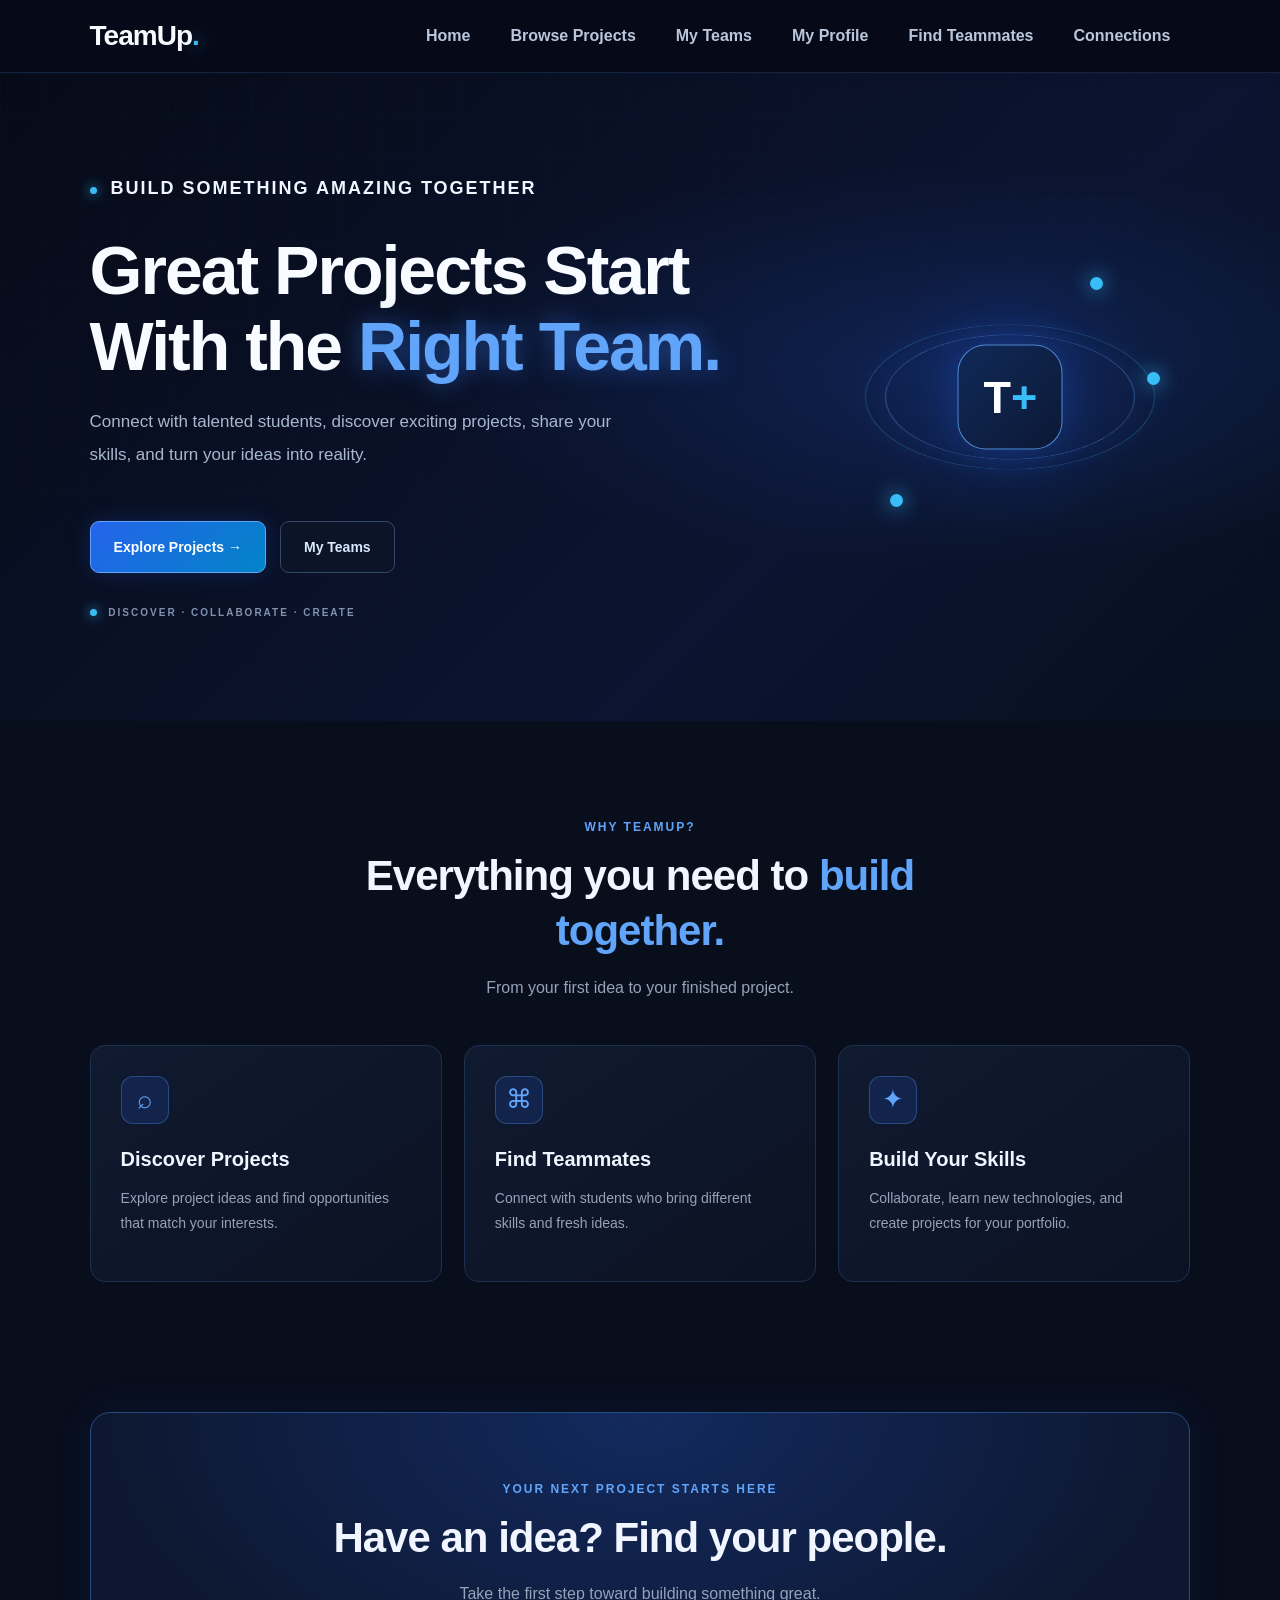
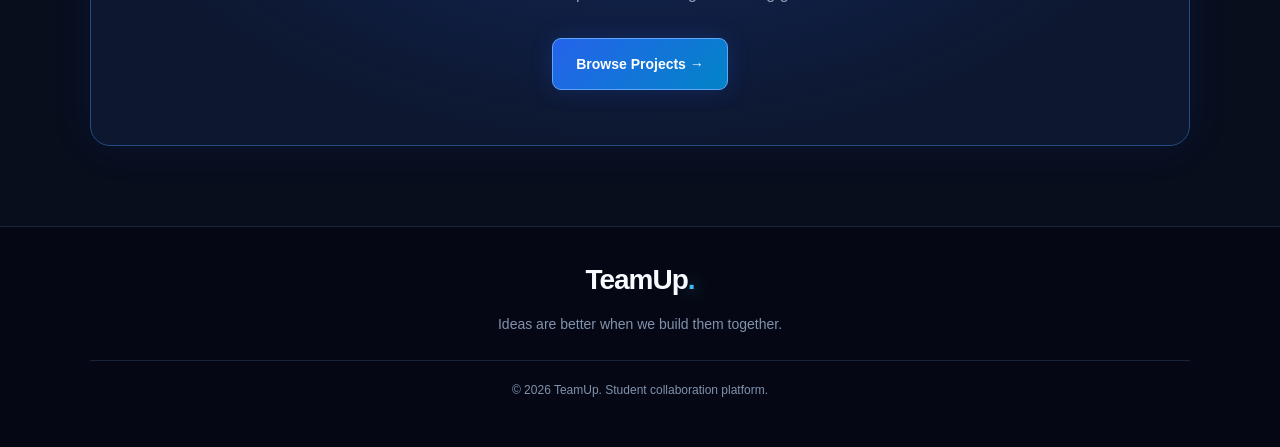
<file: frontend/index.html>
<!DOCTYPE html>
<html lang="en">
<head>
    <meta charset="UTF-8">
    <meta name="viewport" content="width=device-width, initial-scale=1.0">

    <title>TeamUp - Find Your Teammates</title>

    <link rel="stylesheet" href="styles.css">
</head>
<body class="home-page">

    <!-- Navigation -->
    <nav>
        <h2>TeamUp<span class="logo-dot">.</span></h2>

        <div>
            <a href="index.html">Home</a>
            <a href="project.html">Browse Projects</a>
            <a href="teams.html">My Teams</a>
            <a href="profile.html">My Profile</a>
            <a href="students.html">Find Teammates</a>
            <a href="connections.html">Connections</a>

            <span id="welcomeMessage"></span>

            <button id="logoutButton" onclick="logout()">
                Logout
            </button>
        </div>
    </nav>

    <!-- Hero Section -->
    <section class="hero">
        <div class="hero-content">

            <p class="hero-label">
                <span class="status-dot"></span>
                BUILD SOMETHING AMAZING TOGETHER
            </p>

            <h1>
                Great Projects Start
                <br>
                With the <span class="glow-text">Right Team.</span>
            </h1>

            <p class="hero-description">
                Connect with talented students, discover exciting projects,
                share your skills, and turn your ideas into reality.
            </p>

            <div class="hero-buttons">
                <a href="project.html" class="btn primary-btn">
                    Explore Projects →
                </a>

                <a href="teams.html" class="btn secondary-btn">
                    My Teams
                </a>
            </div>

            <div class="hero-note">
                <span class="status-dot"></span>
                DISCOVER · COLLABORATE · CREATE
            </div>

        </div>

        <div class="hero-decoration">
            <div class="orbit orbit-one"></div>
            <div class="orbit orbit-two"></div>
            <div class="orbit-center">T<span>+</span></div>
            <div class="orbit-dot dot-one"></div>
            <div class="orbit-dot dot-two"></div>
            <div class="orbit-dot dot-three"></div>
        </div>
    </section>

    <!-- Features Section -->
    <section class="features-section">

        <div class="section-heading">
            <p class="section-label">WHY TEAMUP?</p>
            <h2>Everything you need to <span>build together.</span></h2>
            <p>From your first idea to your finished project.</p>
        </div>

        <div class="feature-grid">

            <div class="feature-card">
                <div class="feature-icon">⌕</div>
                <h3>Discover Projects</h3>
                <p>
                    Explore project ideas and find opportunities
                    that match your interests.
                </p>
            </div>

            <div class="feature-card">
                <div class="feature-icon">⌘</div>
                <h3>Find Teammates</h3>
                <p>
                    Connect with students who bring different
                    skills and fresh ideas.
                </p>
            </div>

            <div class="feature-card">
                <div class="feature-icon">✦</div>
                <h3>Build Your Skills</h3>
                <p>
                    Collaborate, learn new technologies, and
                    create projects for your portfolio.
                </p>
            </div>

        </div>
    </section>

    <!-- Call to Action -->
    <section class="cta-section">
        <div class="cta-card">
            <p class="section-label">YOUR NEXT PROJECT STARTS HERE</p>
            <h2>Have an idea? Find your people.</h2>
            <p>Take the first step toward building something great.</p>
            <a href="project.html" class="btn primary-btn">
                Browse Projects →
            </a>
        </div>
    </section>

    <!-- Footer -->
    <footer class="site-footer">
        <h2>TeamUp<span class="logo-dot">.</span></h2>
        <p>Ideas are better when we build them together.</p>
        <p class="footer-copy">© 2026 TeamUp. Student collaboration platform.</p>
    </footer>

        <script src="script.js"></script>
</body>
</html>
</file>
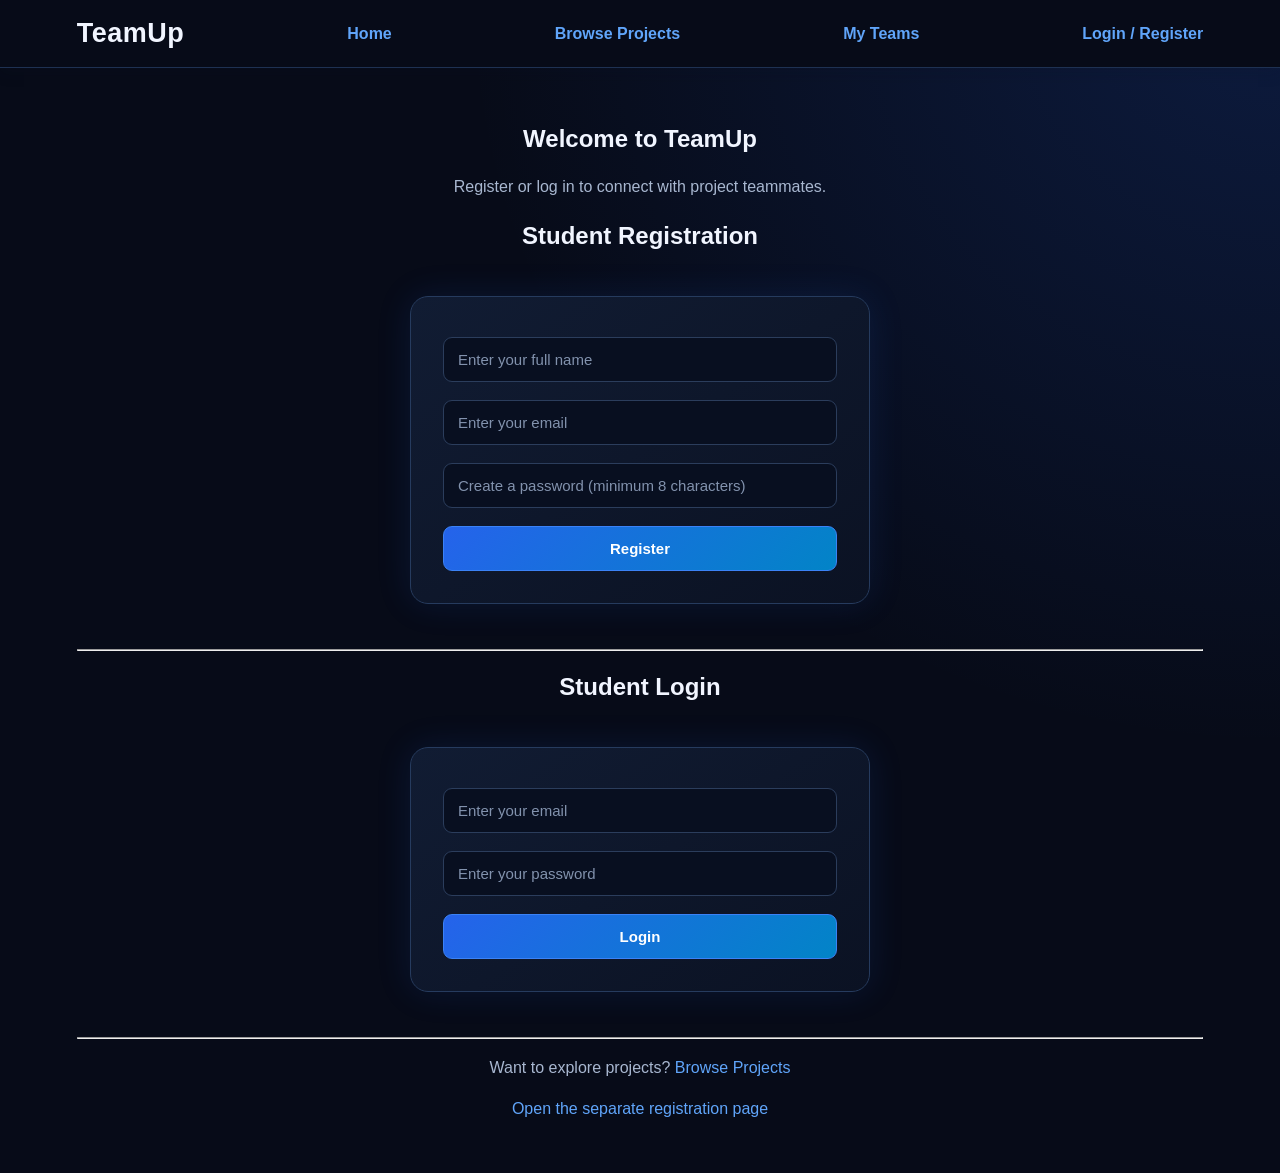
<file: frontend/connections.html>
<!DOCTYPE html>
<html lang="en">
<head>
    <meta charset="UTF-8">
    <meta name="viewport" content="width=device-width, initial-scale=1.0">
    <title>TeamUp - Connections</title>
    <link rel="stylesheet" href="styles.css">
</head>
<body>

    <nav>
        <a href="index.html">Home</a>
        <a href="project.html">Projects</a>
        <a href="students.html">Students</a>
        <a href="teams.html">Teams</a>
        <a href="connections.html">Connections</a>
        <a href="profile.html">My Profile</a>
    </nav>

    <main class="container">
        <h1>My Connections</h1>
        <p>Manage your student connection requests here.</p>

        <section>
            <h2>Connection Requests</h2>
            <div id="connectionRequests">
                <p>Connection requests will appear here.</p>
            </div>
        </section>

        <section>
            <h2>My Connections</h2>
            <div id="myConnections">
                <p>Your accepted connections will appear here.</p>
            </div>
        </section>
    </main>

    <script src="script.js"></script>
</body>
</html>
</file>
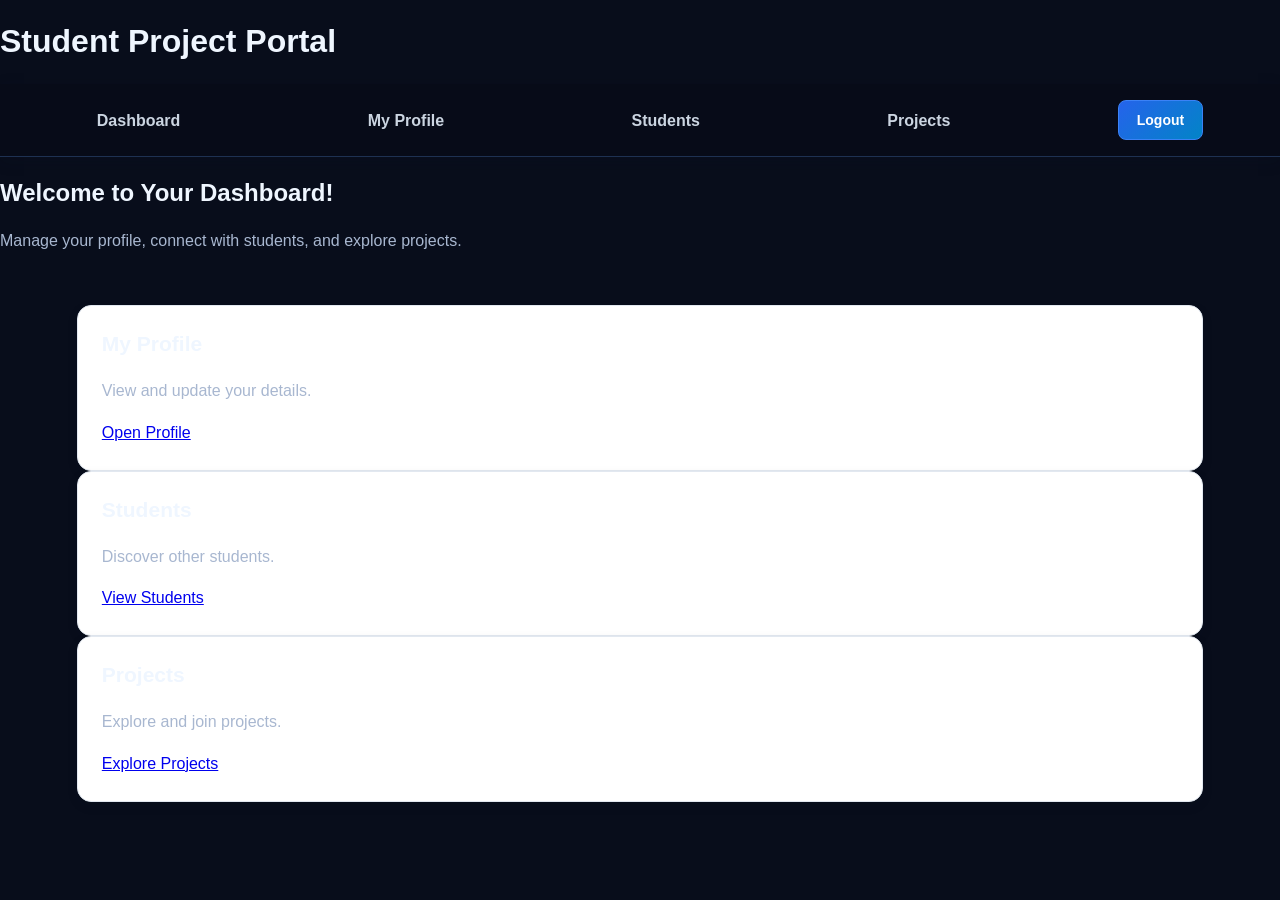
<file: frontend/dashboard.html>
<!DOCTYPE html>
<html lang="en">
<head>
    <meta charset="UTF-8">
    <meta name="viewport" content="width=device-width, initial-scale=1.0">
    <title>Dashboard</title>
    <link rel="stylesheet" href="styles.css">
</head>
<body>

    <header>
        <h1>Student Project Portal</h1>
        <nav>
            <a href="dashboard.html">Dashboard</a>
            <a href="profile.html">My Profile</a>
            <a href="students.html">Students</a>
            <a href="projects.html">Projects</a>
            <button id="logoutBtn" type="button">Logout</button>
        </nav>
    </header>

    <main>
        <h2>Welcome to Your Dashboard!</h2>
        <p>Manage your profile, connect with students,
           and explore projects.</p>

        <section class="dashboard-cards">
            <div class="card">
                <h3>My Profile</h3>
                <p>View and update your details.</p>
                <a href="profile.html">Open Profile</a>
            </div>

            <div class="card">
                <h3>Students</h3>
                <p>Discover other students.</p>
                <a href="students.html">View Students</a>
            </div>

            <div class="card">
                <h3>Projects</h3>
                <p>Explore and join projects.</p>
                <a href="projects.html">Explore Projects</a>
            </div>
        </section>
    </main>

    <script src="script.js"></script>
</body>
</html>
</file>
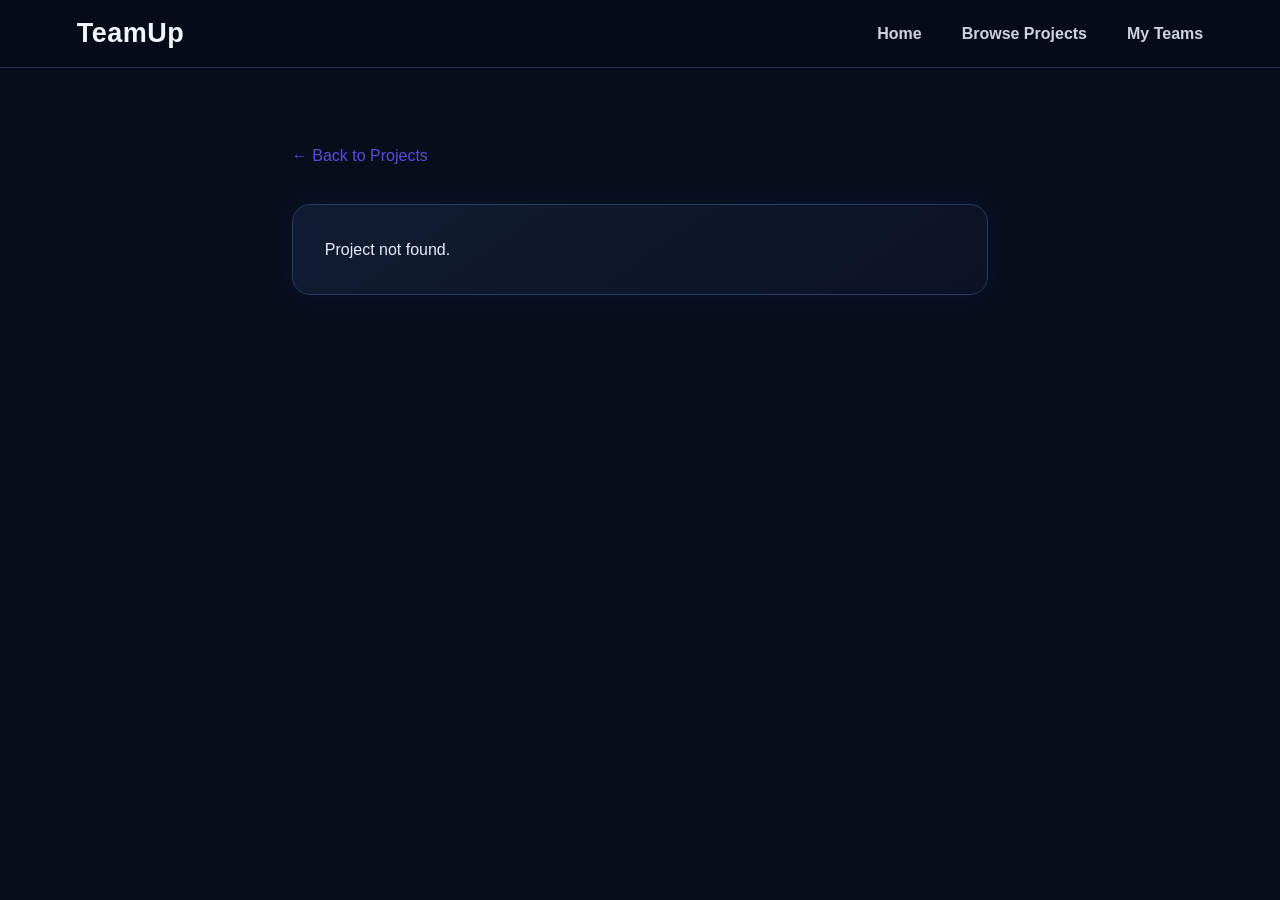
<file: frontend/details.html>
<!DOCTYPE html>
<html lang="en">
<head>
    <meta charset="UTF-8">
    <meta name="viewport" content="width=device-width, initial-scale=1.0">
    <title>Project Details - TeamUp</title>
    <link rel="stylesheet" href="styles.css">
</head>
<body>

    <nav>
        <h2>TeamUp</h2>
        <div>
            <a href="index.html">Home</a>
            <a href="project.html">Browse Projects</a>
            <a href="teams.html">My Teams</a>
        </div>
    </nav>

    <section class="details-section">
        <a href="project.html">← Back to Projects</a>

        <div id="projectDetails" class="details-card">
            <h1>Loading project...</h1>
        </div>
    </section>

    <script src="script.js"></script>
</body>
</html>
</file>
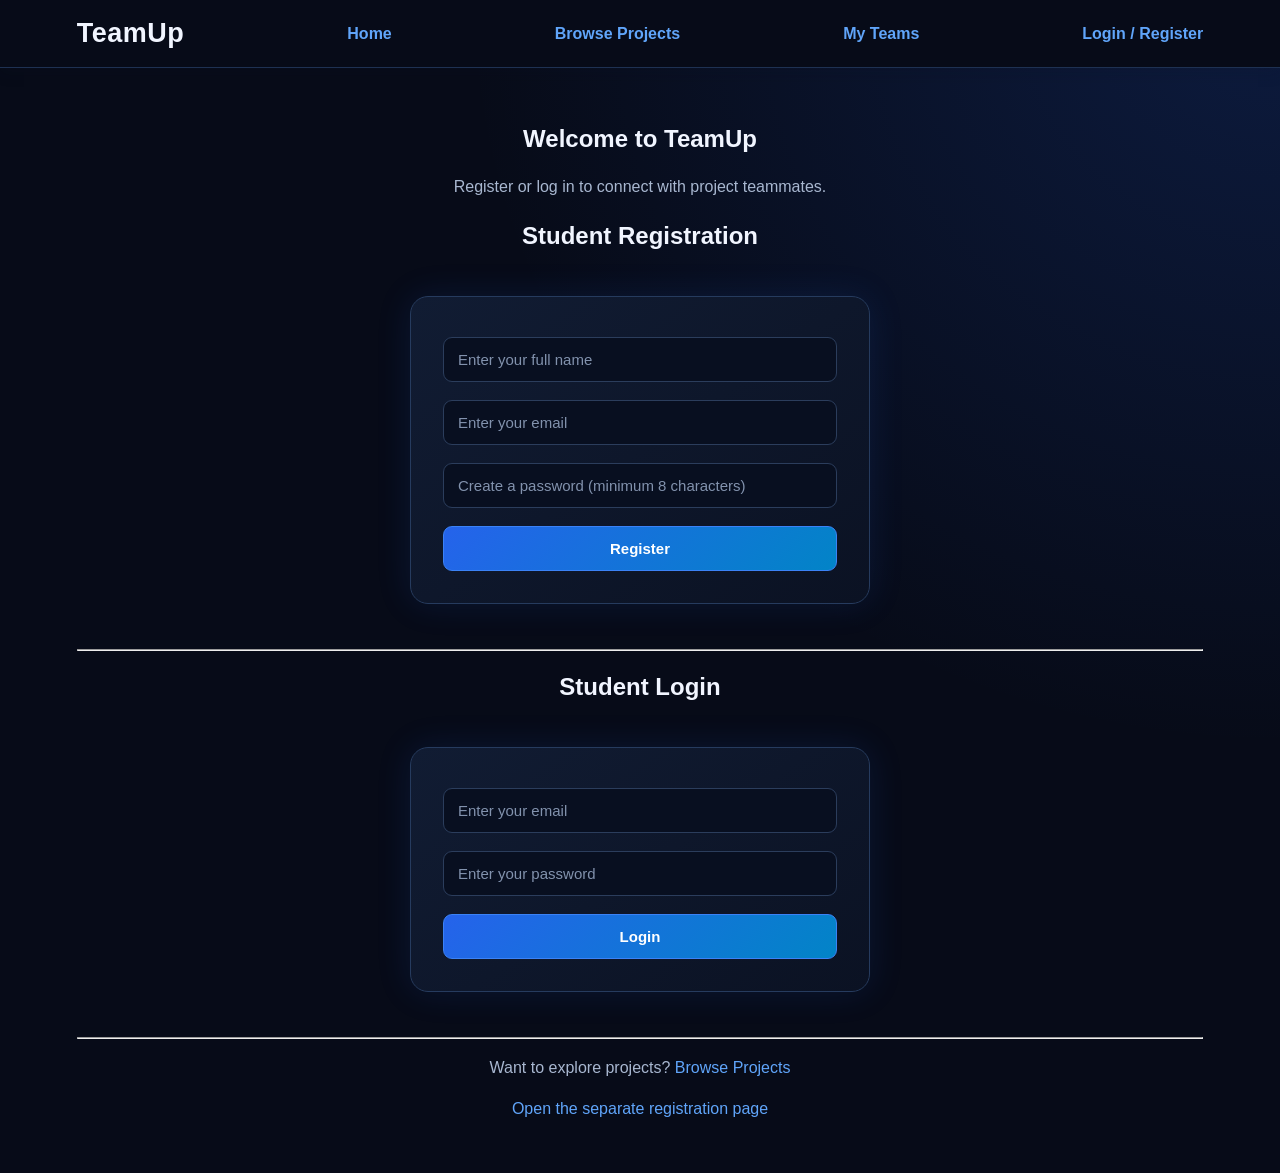
<file: frontend/login.html>
<!DOCTYPE html>
<html lang="en">
<head>
    <meta charset="UTF-8">
    <meta name="viewport" content="width=device-width, initial-scale=1.0">
    <title>Student Login - TeamUp</title>
    <link rel="stylesheet" href="styles.css">
</head>
<body>

    <nav>
        <h2>TeamUp</h2>
        <a href="index.html">Home</a>
        <a href="project.html">Browse Projects</a>
        <a href="teams.html">My Teams</a>
        <a href="login.html">Login / Register</a>
    </nav>

    <section class="projects-section">
        <h1>Welcome to TeamUp</h1>
        <p>Register or log in to connect with project teammates.</p>

        <!-- Student Registration -->
        <h2>Student Registration</h2>

        <form id="registerForm">
            <input
                type="text"
                id="studentName"
                placeholder="Enter your full name"
                required
            >

            <input
                type="email"
                id="studentEmail"
                placeholder="Enter your email"
                required
            >

            <input
                type="password"
                id="studentPassword"
                placeholder="Create a password (minimum 8 characters)"
                minlength="8"
                required
            >

            <button type="submit">Register</button>
        </form>

        <p id="registerMessage"></p>

        <hr>

        <!-- Student Login -->
        <h2>Student Login</h2>

        <form id="loginForm">
            <input
                type="email"
                id="loginEmail"
                placeholder="Enter your email"
                required
            >

            <input
                type="password"
                id="loginPassword"
                placeholder="Enter your password"
                required
            >

            <button type="submit">Login</button>
        </form>

        <p id="loginMessage"></p>

        <button id="logoutButton" type="button" hidden>
            Logout
        </button>

        <p id="welcomeMessage"></p>

        <hr>

        <p>
            Want to explore projects?
            <a href="project.html">Browse Projects</a>
        </p>

        <p>
            <a href="registers.html">Open the separate registration page</a>
        </p>
    </section>

    
<script src="script.js"></script>
</body>
</html>
</file>
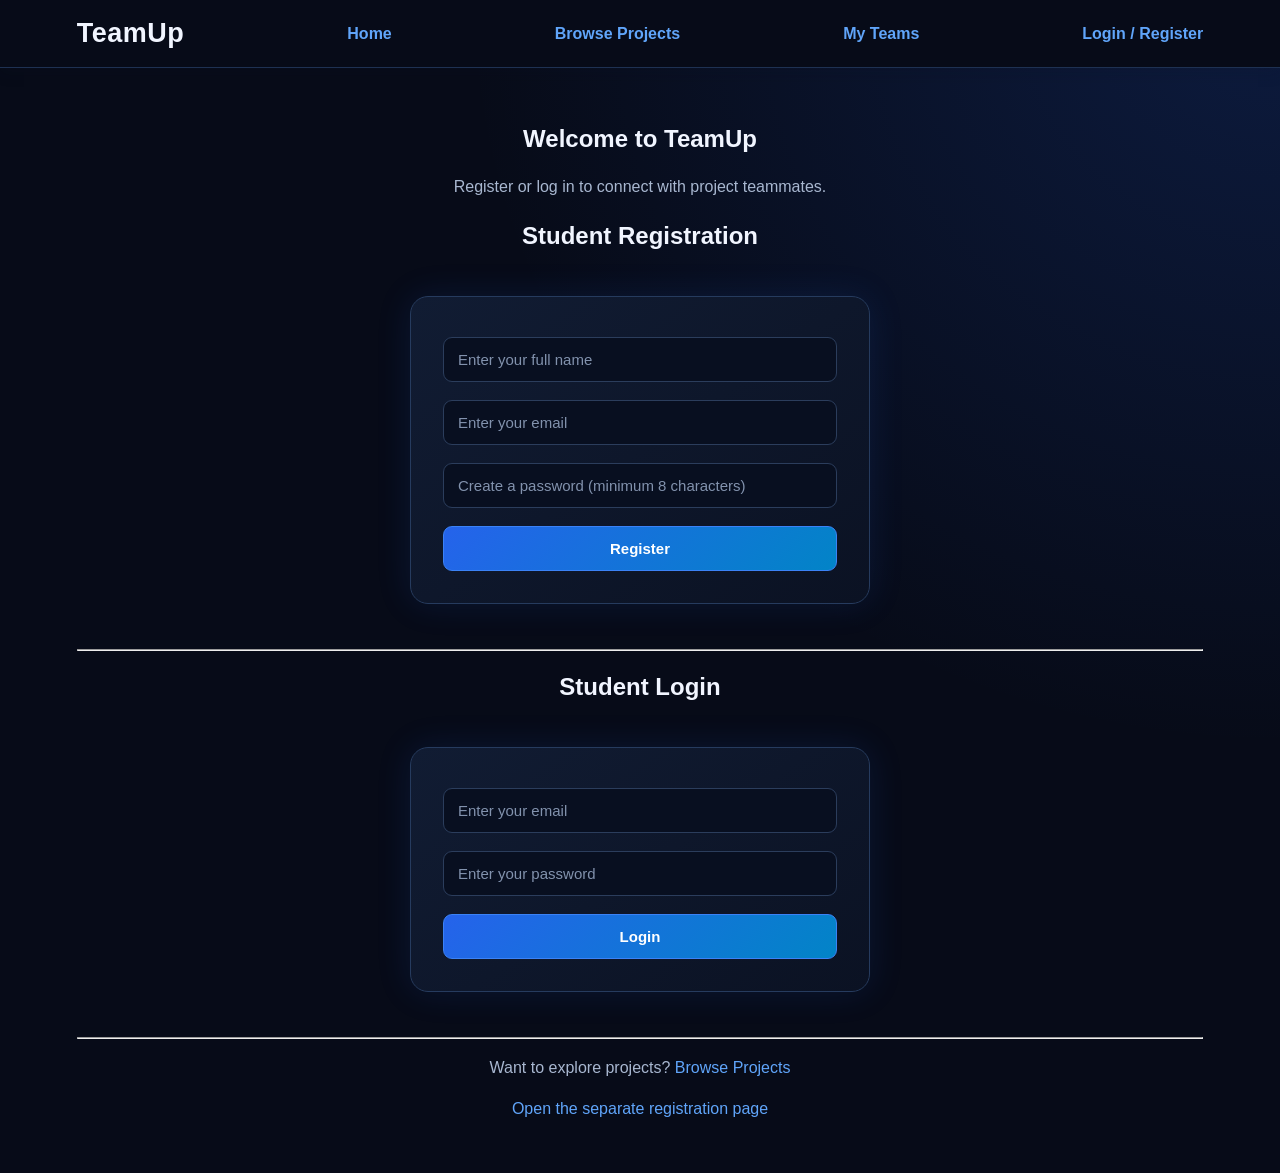
<file: frontend/myprojects.html>
<!DOCTYPE html>
<html lang="en">
<head>
    <meta charset="UTF-8">
    <meta name="viewport" content="width=device-width, initial-scale=1.0">
    <title>My Projects - TeamUp</title>
    <link rel="stylesheet" href="styles.css">
</head>
<body>

    <nav>
        <h2>TeamUp<span class="logo-dot">.</span></h2>
        <div>
            <a href="index.html">Home</a>
            <a href="project.html">Browse Projects</a>
            <a href="myprojects.html">My Projects</a>
            <a href="profile.html">My Profile</a>
            <a href="connections.html">Connections</a>
        </div>
    </nav>

    <main class="my-projects-page">
        <h1>My Projects</h1>
        <p>Track the projects you create and the projects you want to join.</p>

        <section>
            <h2>Projects I Created</h2>
            <div id="createdProjects">
                <p>Loading your projects...</p>
            </div>
        </section>

        <section>
            <h2>My Join Requests</h2>
            <div id="requestedProjects">
                <p>Loading your requests...</p>
            </div>
        </section>
    </main>

    <script src="script.js"></script>
</body>
</html>
</file>
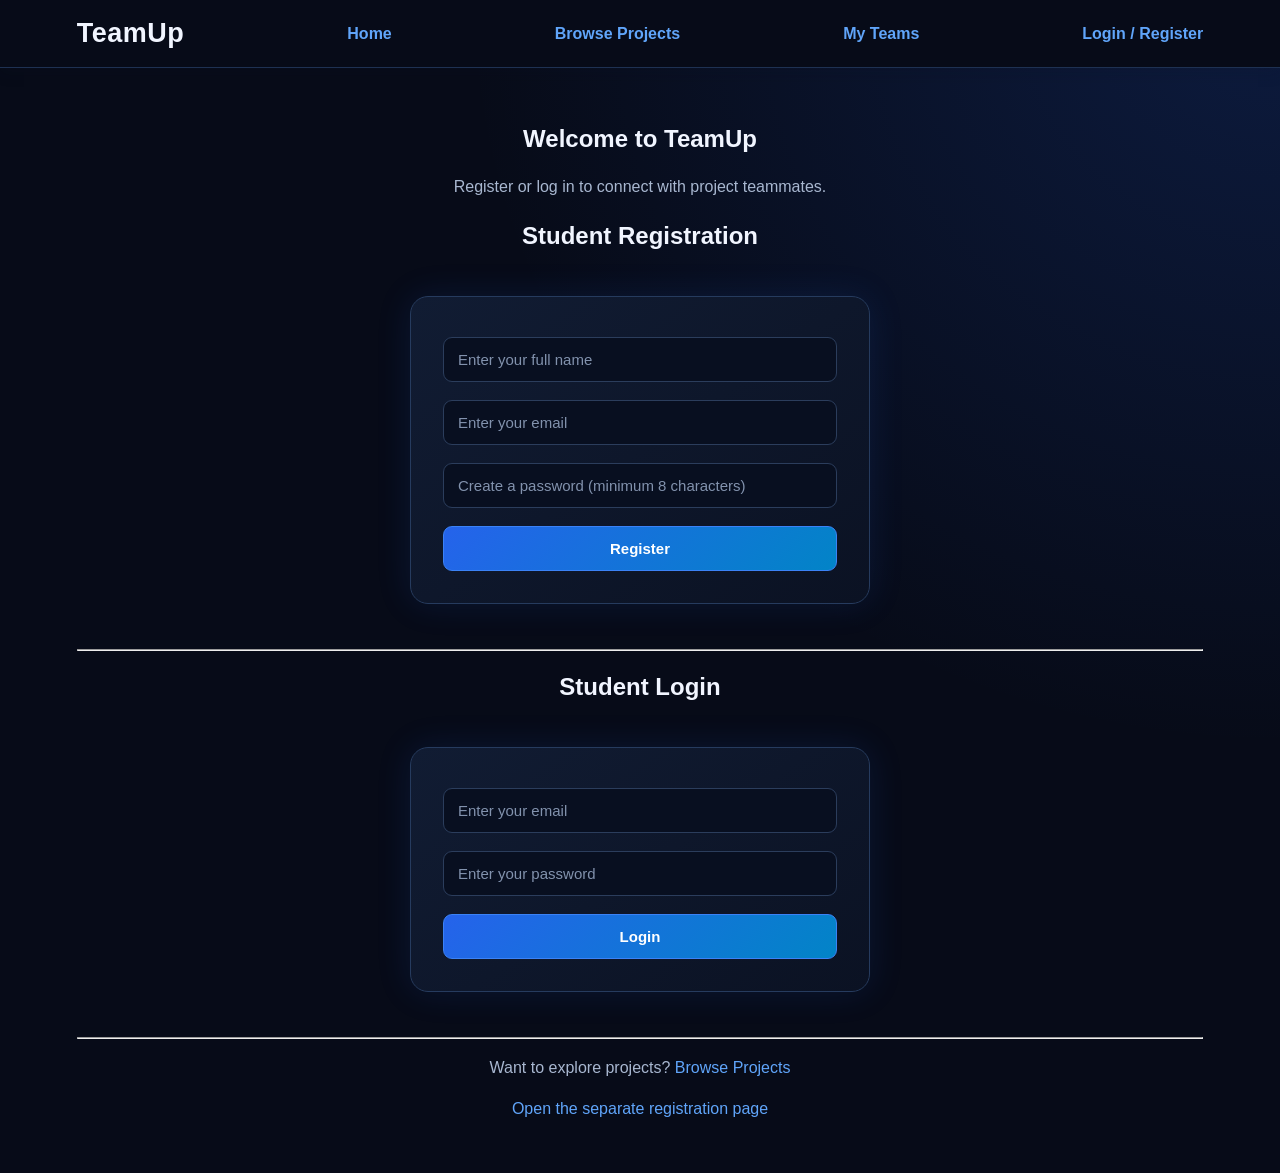
<file: frontend/profile.html>
<!DOCTYPE html>
<html lang="en">
<head>
    <meta charset="UTF-8">
    <meta name="viewport" content="width=device-width, initial-scale=1.0">
    <title>Student Profile - TeamUp</title>
    <link rel="stylesheet" href="styles.css">
</head>
<body>

    <nav>
        <h2>TeamUp</h2>
        <a href="index.html">Home</a>
        <a href="project.html">Browse Projects</a>
        <a href="teams.html">My Teams</a>
        <a href="profile.html">My Profile</a>
        <button type="button" id="logoutButton">Logout</button>
    </nav>

    <main class="profile-section">

        <h1>My Student Profile</h1>
        <p>Tell other students about yourself and your skills.</p>

        <form id="profileForm">

            <label for="profileName">Full Name</label>
            <input
                type="text"
                id="profileName"
                placeholder="Enter your full name"
                required
            >

            <label for="profileCollege">College Name</label>
            <input
                type="text"
                id="profileCollege"
                placeholder="Enter your college name"
                required
            >

            <label for="profileDepartment">Department</label>
            <select id="profileDepartment" required>
                <option value="">Select department</option>
                <option value="CSE">Computer Science (CSE)</option>
                <option value="IT">Information Technology (IT)</option>
                <option value="ECE">Electronics (ECE)</option>
                <option value="EEE">Electrical (EEE)</option>
                <option value="Mechanical">Mechanical</option>
                <option value="Civil">Civil</option>
                <option value="Other">Other</option>
            </select>

            <label for="profileYear">Current Year</label>
            <select id="profileYear" required>
                <option value="">Select year</option>
                <option value="1st Year">1st Year</option>
                <option value="2nd Year">2nd Year</option>
                <option value="3rd Year">3rd Year</option>
                <option value="4th Year">4th Year</option>
            </select>

            <label for="profileSkills">Skills</label>
            <input
                type="text"
                id="profileSkills"
                placeholder="Python, Java, HTML, Machine Learning"
                required
            >

            <label for="profileInterests">Project Interests</label>
            <input
                type="text"
                id="profileInterests"
                placeholder="AI, Web Development, IoT"
                required
            >

            <label for="profileBio">About Me</label>
            <textarea
                id="profileBio"
                placeholder="Write a short introduction about yourself"
                rows="4"
                required
            ></textarea>

            <button type="submit">Save Profile</button>

        </form>

        <p id="profileMessage" aria-live="polite"></p>

        <section id="savedProfile" hidden>
            <h2>My Saved Profile</h2>
            <div id="profileDisplay"></div>
            <button type="button" id="editProfileButton">
                Edit Profile
            </button>
        </section>

    </main>

    <script src="script.js"></script>

</body>
</html>
</file>
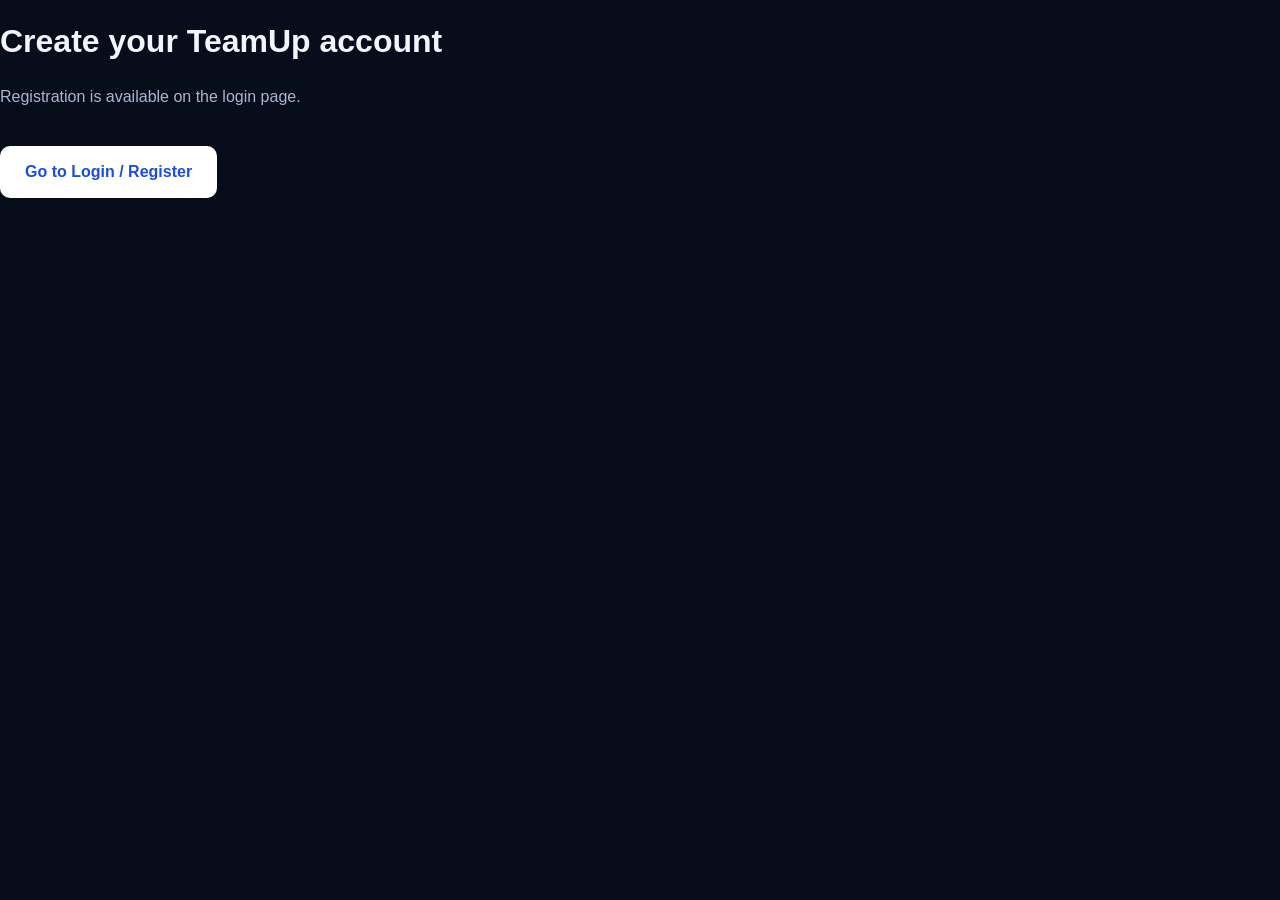
<file: frontend/registers.html>
<!DOCTYPE html><html lang="en"><head><meta charset="UTF-8"><meta name="viewport" content="width=device-width, initial-scale=1"><title>Register - TeamUp</title><link rel="stylesheet" href="styles.css"></head><body><main class="auth-container"><h1>Create your TeamUp account</h1><p>Registration is available on the login page.</p><a class="btn" href="login.html">Go to Login / Register</a></main></body></html>
</file>
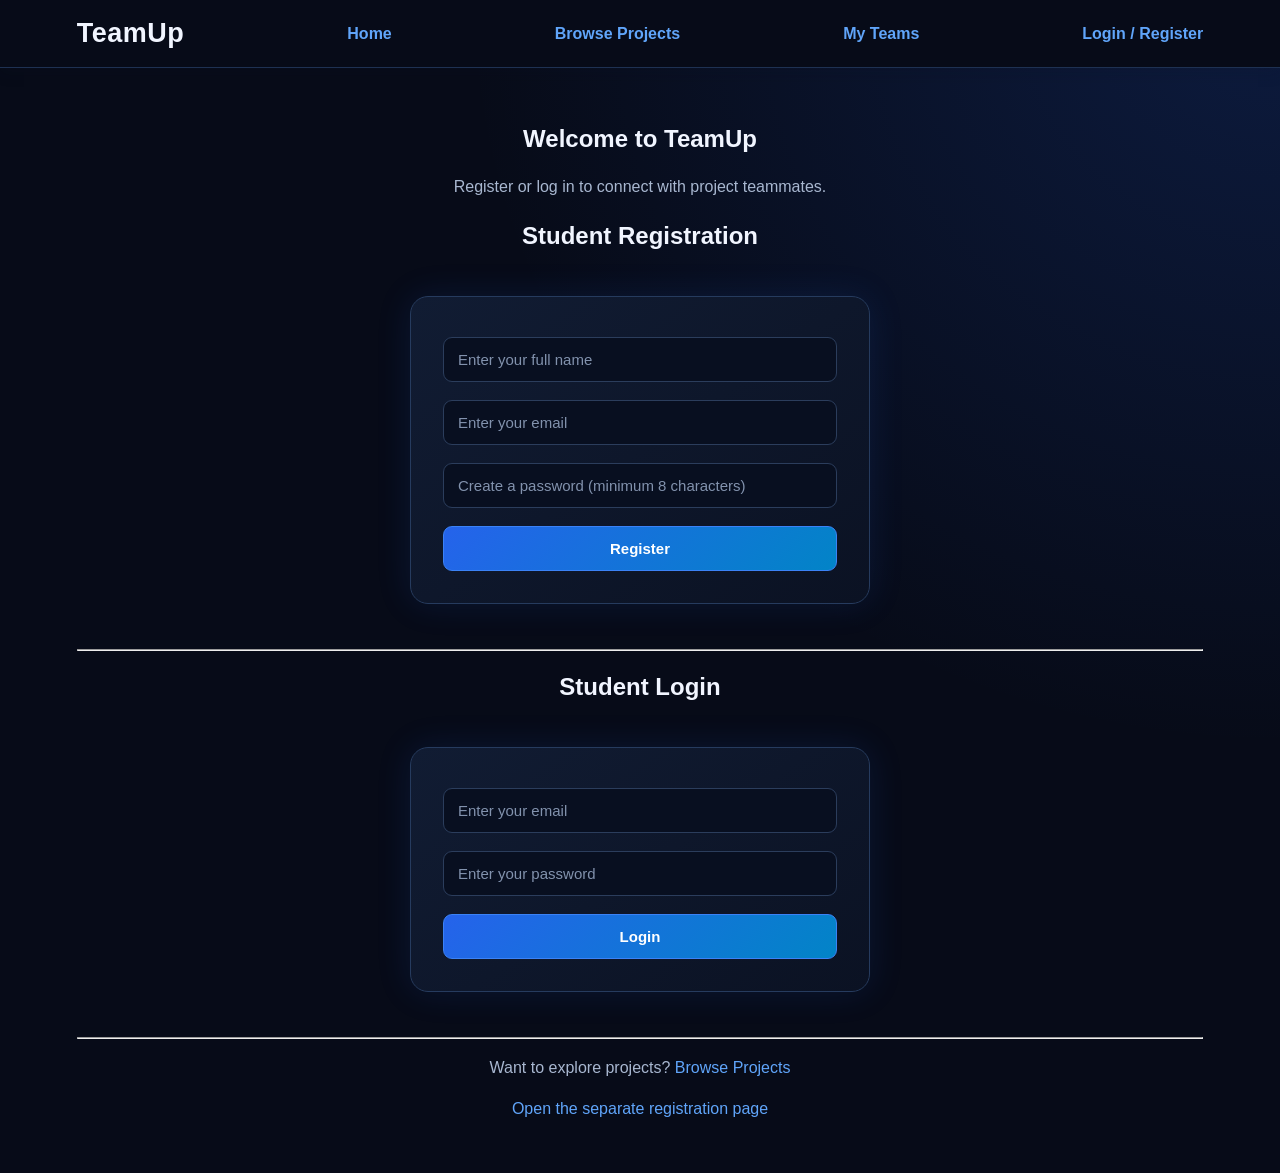
<file: frontend/students.html>
<!DOCTYPE html>
<html lang="en">
<head>
    <meta charset="UTF-8">
    <meta name="viewport" content="width=device-width, initial-scale=1.0">
    <title>Find Teammates - TeamUp</title>
    <link rel="stylesheet" href="styles.css">
</head>
<body>

    <nav>
        <h2>TeamUp<span class="logo-dot">.</span></h2>
        <div>
            <a href="index.html">Home</a>
            <a href="project.html">Browse Projects</a>
            <a href="teams.html">My Teams</a>
            <a href="profile.html">My Profile</a>
            <a href="students.html">Find Teammates</a>
            <button type="button" id="logoutButton" onclick="logout()">Logout</button>
        </div>
    </nav>

    <main class="students-section">
        <div class="students-heading">
            <p class="section-label">YOUR NEXT TEAMMATE IS HERE</p>
            <h1>Find Your <span>People.</span></h1>
            <p>Discover students with skills and interests like yours.</p>
        </div>

        <div class="student-filters">
            <input
                type="search"
                id="studentSearch"
                placeholder="Search by name, college, or skill..."
                aria-label="Search students"
            >

            <select id="studentSkill">
                <option value="">All Skills</option>
                <option value="Python">Python</option>
                <option value="Java">Java</option>
                <option value="HTML">HTML</option>
                <option value="CSS">CSS</option>
                <option value="JavaScript">JavaScript</option>
                <option value="Machine Learning">Machine Learning</option>
                <option value="AI">AI</option>
                <option value="IoT">IoT</option>
                <option value="SQL">SQL</option>
                <option value="React">React</option>
            </select>

            <button type="button" id="studentClear">Clear Filters</button>
        </div>

        <p id="studentCount" aria-live="polite"></p>

        <div id="studentList" class="student-grid"></div>
    </main>

    <footer class="site-footer">
        <h2>TeamUp<span class="logo-dot">.</span></h2>
        <p>Ideas are better when we build them together.</p>
    </footer>

    <script src="script.js"></script>
</body>
</html>
</file>
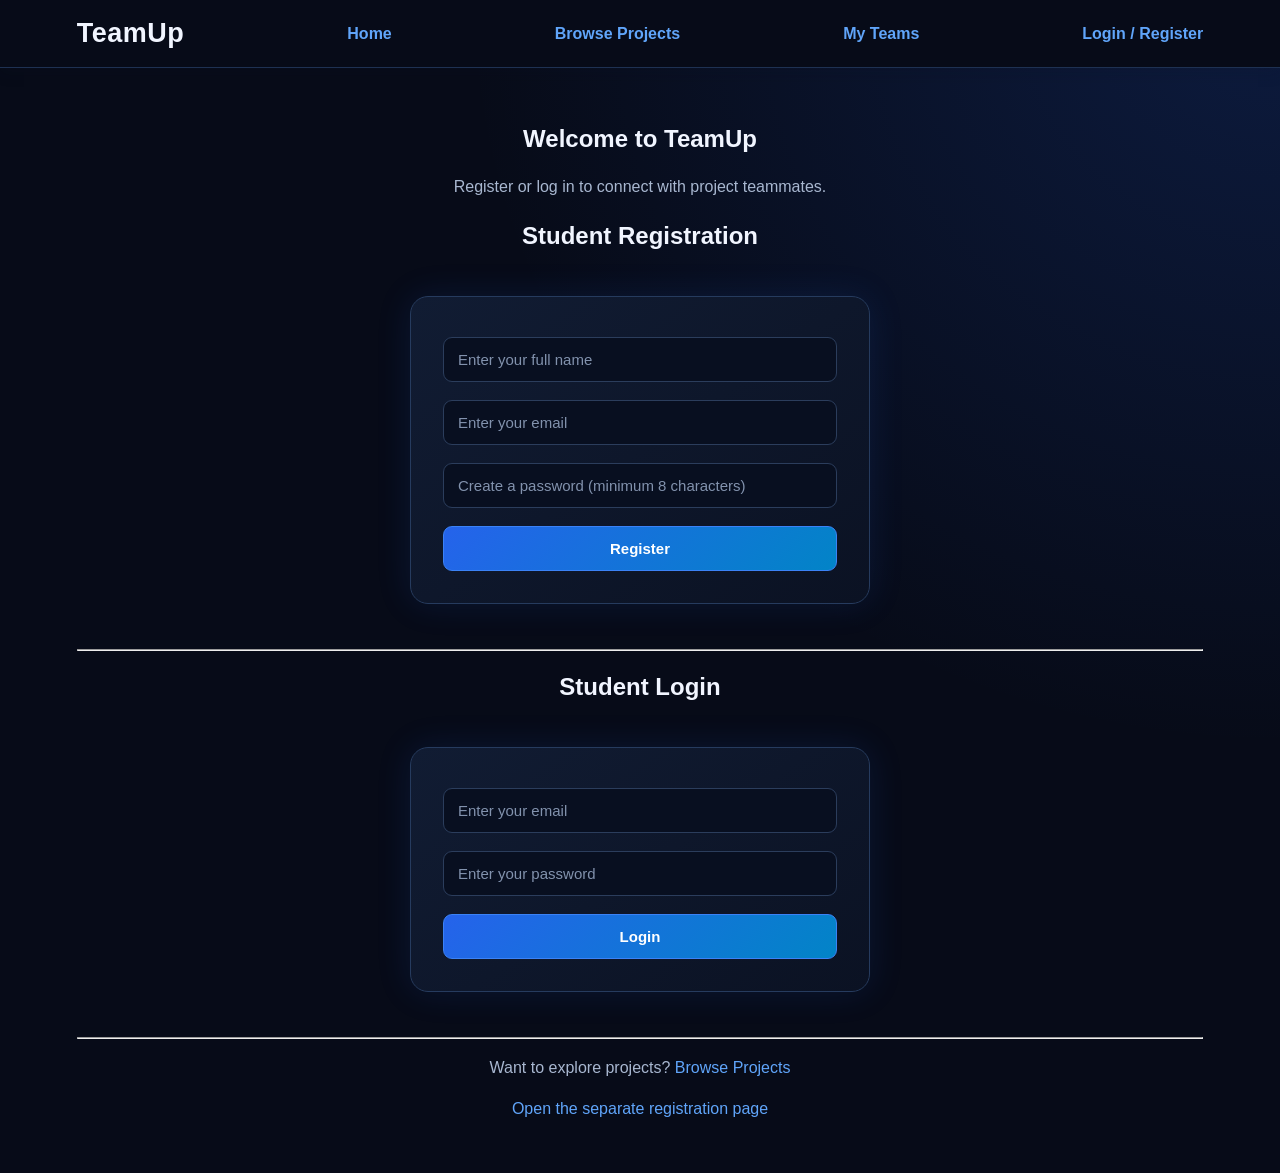
<file: frontend/teams.html>
<!DOCTYPE html>
<html lang="en">
<head>
    <meta charset="UTF-8">
    <meta name="viewport" content="width=device-width, initial-scale=1.0">
    <title>My Teams - TeamUp</title>
    <link rel="stylesheet" href="styles.css">
</head>
<body>

    <nav>
        <h2>TeamUp</h2>
        <div>
            <a href="index.html">Home</a>
            <a href="project.html">Browse Projects</a>
            <a href="teams.html">My Teams</a>
        </div>
    </nav>

    <section class="teams-section">
        <h1>My Teams</h1>
        <p>Manage your projects and join requests.</p>

        <h2>My Projects</h2>
        <div id="myProjects" class="cards"></div>

        <h2>My Join Requests</h2>
        <div id="myRequests" class="cards"></div>
    </section>

    <script src="script.js"></script>
</body>
</html>
</file>
<file: frontend/styles.css>
body {
    margin: 0;
    font-family: Arial, sans-serif;
    background-color: #f5f6ff;
    color: #222244;
}

nav {
    display: flex;
    justify-content: space-between;
    align-items: center;
    padding: 20px 8%;
    background-color: white;
}

nav h2 {
    color: #5b4bdb;
}

nav a {
    text-decoration: none;
    color: #333333;
    margin-left: 20px;
}

.hero {
    text-align: center;
    padding: 100px 20px;
}

.hero h1 {
    font-size: 42px;
}

.hero p {
    line-height: 1.7;
}

.btn {
    display: inline-block;
    margin-top: 20px;
    padding: 14px 24px;
    background-color: #5b4bdb;
    color: white;
    text-decoration: none;
    border-radius: 8px;
}

.projects-section {
    padding: 40px 8%;
    text-align: center;
}

#searchInput {
    width: 80%;
    max-width: 500px;
    padding: 14px;
    margin: 20px 0 30px;
    border: 1px solid #cccccc;
    border-radius: 8px;
    font-size: 16px;
}

.cards {
    display: grid;
    grid-template-columns: repeat(3, 1fr);
    gap: 20px;
}

.card {
    background-color: white;
    padding: 24px;
    border: 1px solid #e5e7ef;
    border-radius: 12px;
    text-align: left;
}

.card button {
    background-color: #5b4bdb;
    color: white;
    border: none;
    padding: 12px 18px;
    border-radius: 6px;
    cursor: pointer;
}

@media (max-width: 650px) {
    .cards {
        grid-template-columns: 1fr;
    }
}

.details-section {
    max-width: 850px;
    margin: 40px auto;
    padding: 20px;
}

.details-section > a {
    color: #5b4bdb;
    text-decoration: none;
}

.details-card {
    background: white;
    margin-top: 25px;
    padding: 35px;
    border: 1px solid #e5e7ef;
    border-radius: 14px;
}

.project-label {
    color: #5b4bdb;
    font-weight: bold;
    letter-spacing: 2px;
}

.skill-list {
    display: flex;
    flex-wrap: wrap;
    gap: 10px;
}

.skill {
    background: #eeedff;
    color: #4b3bc7;
    padding: 8px 14px;
    border-radius: 20px;
    font-size: 14px;
}

@media (max-width: 650px) {
    .details-section {
        margin: 20px auto;
    }

    .details-card {
        padding: 22px;
    }
}

.teams-section {
    padding: 40px 8%;
}

.teams-section > h1 {
    text-align: center;
}

.teams-section > p {
    text-align: center;
    margin-bottom: 35px;
}

.teams-section > h2 {
    margin-top: 35px;
}

.teams-section .cards {
    margin-top: 20px;
}

@media (max-width: 650px) {
    .teams-section {
        padding: 25px 5%;
    }
}

#projectForm {
    max-width: 600px;
    margin: 20px auto 35px;
    display: flex;
    flex-direction: column;
    gap: 12px;
}

#projectForm input,
#projectForm textarea {
    padding: 12px;
    border: 1px solid #cccccc;
    border-radius: 8px;
    font-family: Arial, sans-serif;
    font-size: 15px;
}

#projectForm textarea {
    min-height: 100px;
    resize: vertical;
}

#projectForm button {
    padding: 12px;
    background-color: #5b4bdb;
    color: white;
    border: none;
    border-radius: 8px;
    cursor: pointer;
    font-size: 16px;
}

#projectForm button:hover {
    background-color: #4636c5;
}

/* ===== TeamUp Navigation Improvements ===== */

nav {
    display: flex;
    justify-content: space-between;
    align-items: center;
    padding: 15px 40px;
    background: #172554;
    color: white;
    box-shadow: 0 3px 10px rgba(0, 0, 0, 0.15);
}

nav h2 {
    margin: 0;
    font-size: 28px;
    color: #60a5fa;
}

nav div {
    display: flex;
    align-items: center;
    gap: 22px;
}

nav a {
    color: white;
    text-decoration: none;
    font-size: 16px;
    transition: color 0.3s ease;
}

nav a:hover {
    color: #60a5fa;
}

#welcomeMessage {
    color: #bfdbfe;
    font-weight: bold;
}

#logoutButton {
    background: #ef4444;
    color: white;
    border: none;
    padding: 10px 18px;
    border-radius: 8px;
    cursor: pointer;
    font-size: 14px;
    transition: background 0.3s ease;
}

#logoutButton:hover {
    background: #dc2626;
}

/* ===== Mobile Responsive Navigation ===== */

@media (max-width: 700px) {
    nav {
        flex-direction: column;
        gap: 15px;
        padding: 20px;
    }

    nav div {
        flex-wrap: wrap;
        justify-content: center;
        gap: 15px;
    }
}

/* ===== TeamUp Project Cards ===== */

#projectList,
#myProjects,
#myRequests {
    display: grid;
    grid-template-columns: repeat(auto-fit, minmax(260px, 1fr));
    gap: 24px;
    padding: 20px 0;
}

.card {
    background: #ffffff;
    padding: 24px;
    border-radius: 14px;
    border: 1px solid #e2e8f0;
    box-shadow: 0 4px 12px rgba(15, 23, 42, 0.08);
    transition: transform 0.25s ease, box-shadow 0.25s ease;
}

.card:hover {
    transform: translateY(-5px);
    box-shadow: 0 10px 25px rgba(15, 23, 42, 0.14);
}

.card h3 {
    color: #172554;
    margin-top: 0;
    font-size: 21px;
}

.card p {
    color: #475569;
    line-height: 1.6;
}

.card button,
button.btn {
    background: #2563eb;
    color: white;
    border: none;
    border-radius: 8px;
    padding: 11px 18px;
    cursor: pointer;
    font-size: 15px;
    transition: background 0.25s ease;
}

.card button:hover,
button.btn:hover {
    background: #1d4ed8;
}

/* ===== Project Skills ===== */

.skill-list {
    display: flex;
    flex-wrap: wrap;
    gap: 10px;
    margin: 15px 0;
}

.skill {
    display: inline-block;
    background: #dbeafe;
    color: #1d4ed8;
    padding: 6px 12px;
    border-radius: 20px;
    font-size: 13px;
    font-weight: bold;
}

/* ===== Page Layout ===== */

body {
    margin: 0;
    font-family: Arial, sans-serif;
    background: #f1f5f9;
    color: #1e293b;
}

section {
    padding: 30px 5%;
}

/* ===== Mobile Card Layout ===== */

@media (max-width: 600px) {
    #projectList,
    #myProjects,
    #myRequests {
        grid-template-columns: 1fr;
    }

    .card {
        padding: 18px;
    }
}

/* ===== TEAMUP MODERN DESIGN ===== */

:root {
    --primary: #2563eb;
    --primary-dark: #1d4ed8;
    --navy: #0f172a;
    --background: #f1f5f9;
    --white: #ffffff;
    --text: #1e293b;
    --muted: #64748b;
    --border: #e2e8f0;
}

/* General page design */

* {
    box-sizing: border-box;
}

html {
    scroll-behavior: smooth;
}

body {
    margin: 0;
    font-family: "Segoe UI", Arial, sans-serif;
    background: var(--background);
    color: var(--text);
    line-height: 1.6;
}

/* Navigation bar */

nav {
    display: flex;
    justify-content: space-between;
    align-items: center;
    flex-wrap: wrap;
    gap: 15px;
    padding: 16px 6%;
    background: var(--navy);
    box-shadow: 0 4px 15px rgba(15, 23, 42, 0.15);
}

nav h2 {
    margin: 0;
    color: #60a5fa;
    font-size: 27px;
    font-weight: 800;
    letter-spacing: 0.5px;
}

nav div {
    display: flex;
    align-items: center;
    flex-wrap: wrap;
    gap: 20px;
}

nav a {
    color: #e2e8f0;
    text-decoration: none;
    font-weight: 600;
    transition: color 0.2s ease;
}

nav a:hover {
    color: #60a5fa;
}

#welcomeMessage {
    color: #bfdbfe;
    font-size: 14px;
    font-weight: 600;
}

#logoutButton {
    background: #ef4444;
    color: white;
    border: none;
    padding: 9px 16px;
    border-radius: 8px;
    cursor: pointer;
    font-weight: 600;
    transition: background 0.2s ease;
}

#logoutButton:hover {
    background: #dc2626;
}

/* Home page hero section */

.hero {
    min-height: 420px;
    padding: 90px 20px;
    display: flex;
    flex-direction: column;
    align-items: center;
    justify-content: center;
    text-align: center;
    color: white;
    background: linear-gradient(135deg, #1e3a8a, #2563eb, #38bdf8);
}

.hero h1 {
    max-width: 800px;
    margin: 0 0 18px;
    font-size: clamp(32px, 5vw, 54px);
    line-height: 1.15;
    font-weight: 800;
}

.hero p {
    max-width: 650px;
    margin: 0 0 28px;
    color: #eff6ff;
    font-size: 18px;
}

/* Reusable buttons */

.btn,
button,
input[type="submit"] {
    font-family: inherit;
}

.btn {
    display: inline-block;
    padding: 13px 25px;
    background: white;
    color: var(--primary-dark);
    border-radius: 10px;
    text-decoration: none;
    font-weight: 700;
    box-shadow: 0 5px 15px rgba(0, 0, 0, 0.12);
    transition: transform 0.2s ease, box-shadow 0.2s ease;
}

.btn:hover {
    transform: translateY(-3px);
    box-shadow: 0 8px 20px rgba(0, 0, 0, 0.18);
}

/* Common content sections */

section:not(.hero) {
    padding: 35px 6%;
}

h1,
h2,
h3 {
    line-height: 1.3;
}

/* Project cards */

#projectList,
#myProjects,
#myRequests {
    display: grid;
    grid-template-columns: repeat(auto-fit, minmax(260px, 1fr));
    gap: 24px;
    margin-top: 25px;
}

#projectList > *,
#myProjects > *,
#myRequests > * {
    background: white;
    border: 1px solid var(--border);
    border-radius: 16px;
    padding: 24px;
    box-shadow: 0 5px 20px rgba(15, 23, 42, 0.05);
    transition: transform 0.2s ease, box-shadow 0.2s ease;
}

#projectList > *:hover,
#myProjects > *:hover,
#myRequests > *:hover {
    transform: translateY(-5px);
    box-shadow: 0 12px 28px rgba(15, 23, 42, 0.1);
}

/* Forms and input fields */

input,
textarea,
select {
    width: 100%;
    max-width: 100%;
    padding: 12px 14px;
    margin: 7px 0 15px;
    border: 1px solid #cbd5e1;
    border-radius: 9px;
    background: white;
    color: var(--text);
    font-family: inherit;
    font-size: 15px;
}

input:focus,
textarea:focus,
select:focus {
    outline: none;
    border-color: var(--primary);
    box-shadow: 0 0 0 3px rgba(37, 99, 235, 0.12);
}

textarea {
    resize: vertical;
}

/* Buttons inside forms and cards */

button,
input[type="submit"] {
    padding: 11px 18px;
    border: none;
    border-radius: 9px;
    background: var(--primary);
    color: white;
    font-size: 14px;
    font-weight: 700;
    cursor: pointer;
    transition: background 0.2s ease, transform 0.2s ease;
}

button:hover,
input[type="submit"]:hover {
    background: var(--primary-dark);
}

/* Keep logout button red */

#logoutButton {
    background: #ef4444;
}

#logoutButton:hover {
    background: #dc2626;
}

/* Mobile-friendly layout */

@media (max-width: 650px) {
    nav {
        flex-direction: column;
        align-items: flex-start;
        padding: 16px 5%;
    }

    nav div {
        gap: 12px;
    }

    nav a {
        font-size: 14px;
    }

    .hero {
        min-height: 350px;
        padding: 60px 20px;
    }

    .hero p {
        font-size: 16px;
    }

    section:not(.hero) {
        padding: 25px 5%;
    }

    #projectList,
    #myProjects,
    #myRequests {
        grid-template-columns: 1fr;
    }
}


/* ===== TEAMUP DARK NAVY + GLOWING BLUE HOME PAGE ===== */

.home-page {
    background: #070b18;
    color: #eaf2ff;
}

/* Navigation */

.home-page nav {
    background: rgba(7, 11, 24, 0.96);
    border-bottom: 1px solid rgba(96, 165, 250, 0.16);
    padding: 18px 7%;
    position: relative;
    z-index: 5;
}

.home-page nav h2,
.home-page .site-footer h2 {
    color: #f8fbff;
    font-size: 28px;
    letter-spacing: -1px;
}

.logo-dot {
    color: #38bdf8;
    text-shadow: 0 0 15px #38bdf8;
}

.home-page nav a {
    color: #b9c6dc;
}

.home-page nav a:hover {
    color: #60a5fa;
    text-shadow: 0 0 12px rgba(56, 189, 248, 0.7);
}

.home-page #welcomeMessage {
    color: #93c5fd;
}

/* Hero section */

.home-page .hero {
    position: relative;
    isolation: isolate;
    overflow: hidden;
    min-height: 570px;
    padding: 100px 7%;
    display: flex;
    flex-direction: row;
    align-items: center;
    justify-content: space-between;
    gap: 40px;
    text-align: left;
    background:
        radial-gradient(ellipse at 75% 45%,
            rgba(37, 99, 235, 0.18), transparent 40%),
        linear-gradient(135deg, #070b18, #0b1430 65%, #07101f);
}

.home-page .hero::before {
    content: "";
    position: absolute;
    inset: 0;
    z-index: -1;
    pointer-events: none;
    opacity: 0.17;
    background-image:
        linear-gradient(rgba(96, 165, 250, 0.12) 1px, transparent 1px),
        linear-gradient(90deg, rgba(96, 165, 250, 0.12) 1px, transparent 1px);
    background-size: 42px 42px;
    mask-image: linear-gradient(to bottom, black, transparent);
}

.hero-content {
    position: relative;
    z-index: 2;
    max-width: 680px;
}

.hero-label,
.section-label {
    color: #60a5fa;
    font-size: 12px;
    font-weight: 800;
    letter-spacing: 2px;
}

.status-dot {
    display: inline-block;
    width: 7px;
    height: 7px;
    margin-right: 7px;
    border-radius: 50%;
    background: #38bdf8;
    box-shadow: 0 0 12px #38bdf8;
}

.home-page .hero h1 {
    margin: 22px 0;
    font-size: clamp(38px, 5.5vw, 68px);
    line-height: 1.12;
    letter-spacing: -2px;
    color: #f8fbff;
}

.glow-text {
    color: #60a5fa;
    text-shadow: 0 0 25px rgba(59, 130, 246, 0.5);
}

.home-page .hero-description {
    max-width: 550px;
    color: #a8b7d0;
    font-size: 17px;
    line-height: 1.9;
    margin-bottom: 30px;
}

.hero-buttons {
    display: flex;
    flex-wrap: wrap;
    gap: 14px;
}

.home-page .btn {
    padding: 14px 23px;
    border-radius: 9px;
    font-size: 14px;
    transition: 0.25s ease;
}

.home-page .primary-btn {
    color: white;
    background: linear-gradient(135deg, #2563eb, #0284c7);
    border: 1px solid #60a5fa;
    box-shadow: 0 0 22px rgba(37, 99, 235, 0.22);
}

.home-page .primary-btn:hover {
    color: white;
    transform: translateY(-3px);
    box-shadow: 0 0 30px rgba(56, 189, 248, 0.42);
}

.home-page .secondary-btn {
    color: #dbeafe;
    background: rgba(15, 23, 42, 0.65);
    border: 1px solid #334766;
    box-shadow: none;
}

.home-page .secondary-btn:hover {
    border-color: #60a5fa;
    color: white;
}

.hero-note {
    margin-top: 32px;
    color: #8192ad;
    font-size: 10px;
    font-weight: 700;
    letter-spacing: 2px;
}

/* Decorative glowing orbit */

.hero-decoration {
    position: relative;
    flex: 0 0 290px;
    width: 290px;
    height: 290px;
    margin-right: 35px;
    border-radius: 50%;
    background: radial-gradient(circle,
        rgba(37, 99, 235, 0.13), transparent 68%);
}

.orbit {
    position: absolute;
    inset: 20px;
    border: 1px solid rgba(96, 165, 250, 0.42);
    border-radius: 50%;
    box-shadow: 0 0 25px rgba(37, 99, 235, 0.08);
}

.orbit-one {
    transform: rotateX(60deg) rotate(-25deg);
}

.orbit-two {
    inset: 0;
    transform: rotateX(60deg) rotate(45deg);
    border-color: rgba(56, 189, 248, 0.32);
}

.orbit-center {
    position: absolute;
    top: 50%;
    left: 50%;
    width: 105px;
    height: 105px;
    display: flex;
    align-items: center;
    justify-content: center;
    transform: translate(-50%, -50%);
    border-radius: 28px;
    border: 1px solid rgba(96, 165, 250, 0.8);
    background: linear-gradient(135deg, #102958, #0c1835);
    color: white;
    font-size: 45px;
    font-weight: 800;
    box-shadow: 0 0 45px rgba(37, 99, 235, 0.32);
}

.orbit-center span {
    color: #38bdf8;
}

.orbit-dot {
    position: absolute;
    width: 13px;
    height: 13px;
    border-radius: 50%;
    background: #38bdf8;
    box-shadow: 0 0 20px #38bdf8;
}

.dot-one {
    top: 25px;
    right: 52px;
}

.dot-two {
    bottom: 35px;
    left: 25px;
}

.dot-three {
    top: 120px;
    right: -5px;
}

/* Features */

.features-section {
    background: #090e1d;
    padding: 85px 7% !important;
}

.section-heading {
    max-width: 700px;
    margin: 0 auto 45px;
    text-align: center;
}

.section-heading h2,
.cta-card h2 {
    margin: 12px 0;
    color: #f1f5ff;
    font-size: clamp(28px, 4vw, 42px);
    letter-spacing: -1px;
}

.section-heading h2 span {
    color: #60a5fa;
}

.section-heading > p:last-child,
.cta-card > p:not(.section-label) {
    color: #94a3b8;
}

.feature-grid {
    display: grid;
    grid-template-columns: repeat(3, minmax(0, 1fr));
    gap: 22px;
    max-width: 1150px;
    margin: 0 auto;
}

.feature-card {
    padding: 30px;
    border-radius: 15px;
    background: linear-gradient(145deg, #101a30, #0b1223);
    border: 1px solid #1d3150;
    transition: 0.25s ease;
}

.feature-card:hover {
    transform: translateY(-6px);
    border-color: #3b82f6;
    box-shadow: 0 0 28px rgba(37, 99, 235, 0.13);
}

.feature-icon {
    width: 48px;
    height: 48px;
    display: flex;
    align-items: center;
    justify-content: center;
    border-radius: 12px;
    background: rgba(37, 99, 235, 0.16);
    border: 1px solid rgba(96, 165, 250, 0.3);
    color: #60a5fa;
    font-size: 26px;
}

.feature-card h3 {
    color: #eff6ff;
    margin: 22px 0 10px;
    font-size: 20px;
}

.feature-card p {
    color: #94a3b8;
    line-height: 1.8;
    font-size: 14px;
}

/* Call to action */

.cta-section {
    padding: 45px 7% 80px !important;
    background: #090e1d;
}

.cta-card {
    max-width: 1150px;
    margin: 0 auto;
    padding: 55px 25px;
    text-align: center;
    border: 1px solid #254b82;
    border-radius: 20px;
    background:
        radial-gradient(ellipse at 50% 0%,
            rgba(37, 99, 235, 0.25), transparent 70%),
        #0d1730;
    box-shadow: 0 0 45px rgba(37, 99, 235, 0.08);
}

.cta-card .primary-btn {
    display: inline-block;
    margin-top: 15px;
}

/* Footer */

.site-footer {
    padding: 35px 7%;
    text-align: center;
    background: #050814;
    border-top: 1px solid #18243b;
}

.site-footer h2 {
    margin: 0;
}

.site-footer p {
    color: #8192ad;
    font-size: 14px;
}

.site-footer .footer-copy {
    padding-top: 20px;
    margin-top: 25px;
    border-top: 1px solid #18243b;
    font-size: 12px;
}

/* Mobile layout */

@media (max-width: 800px) {
    .home-page .hero {
        flex-direction: column;
        align-items: flex-start;
        padding: 75px 6%;
    }

    .hero-decoration {
        align-self: center;
        flex-basis: auto;
        width: 230px;
        height: 230px;
        margin: 25px 0 0;
        transform: scale(0.9);
    }

    .feature-grid {
        grid-template-columns: 1fr;
    }
}

@media (max-width: 500px) {
    .home-page nav {
        align-items: flex-start;
    }

    .home-page nav div {
        gap: 12px;
    }

    .home-page nav a {
        font-size: 13px;
    }

    .home-page .hero h1 {
        letter-spacing: -1px;
    }

    .hero-buttons {
        align-items: stretch;
        flex-direction: column;
    }

    .hero-buttons .btn {
        text-align: center;
    }

    .features-section {
        padding: 60px 5% !important;
    }

    .feature-card {
        padding: 23px;
    }
}

/* ===== TEAMUP PROJECTS PAGE: DARK BLUE THEME ===== */

body:not(.home-page) {
    background: #080d1b;
    color: #e5edff;
}

/* Page headings */

body:not(.home-page) h1,
body:not(.home-page) h2,
body:not(.home-page) h3 {
    color: #eff6ff;
}

/* Navigation */

body:not(.home-page) nav {
    background: #070b18;
    border-bottom: 1px solid #1e3152;
}

body:not(.home-page) nav a {
    color: #cbd5e1;
}

body:not(.home-page) nav a:hover {
    color: #60a5fa;
}

/* Main sections */

body:not(.home-page) section {
    background: transparent;
}

/* Project cards */

body:not(.home-page) #projectList > *,
body:not(.home-page) #myProjects > *,
body:not(.home-page) #myRequests > * {
    background: linear-gradient(145deg, #111c33, #0c1426);
    color: #cbd5e1;
    border: 1px solid #223758;
    border-radius: 15px;
    box-shadow: 0 5px 22px rgba(0, 0, 0, 0.2);
}

body:not(.home-page) #projectList > *:hover,
body:not(.home-page) #myProjects > *:hover,
body:not(.home-page) #myRequests > *:hover {
    border-color: #3b82f6;
    box-shadow: 0 0 25px rgba(37, 99, 235, 0.16);
}

/* Project descriptions and other text */

body:not(.home-page) p,
body:not(.home-page) label {
    color: #a8b7d0;
}

/* Form fields */

body:not(.home-page) input,
body:not(.home-page) textarea,
body:not(.home-page) select {
    background: #0c1426;
    color: #f1f5f9;
    border: 1px solid #2b3d5c;
}

body:not(.home-page) input::placeholder,
body:not(.home-page) textarea::placeholder {
    color: #8292ad;
}

body:not(.home-page) input:focus,
body:not(.home-page) textarea:focus,
body:not(.home-page) select:focus {
    border-color: #3b82f6;
    box-shadow: 0 0 0 3px rgba(59, 130, 246, 0.15);
    outline: none;
}

/* Buttons */

body:not(.home-page) button,
body:not(.home-page) input[type="submit"] {
    background: linear-gradient(135deg, #2563eb, #0284c7);
    color: white;
    border: 1px solid #3b82f6;
    border-radius: 8px;
}

body:not(.home-page) button:hover,
body:not(.home-page) input[type="submit"]:hover {
    background: #1d4ed8;
}

/* Keep logout button red */

body:not(.home-page) #logoutButton {
    background: #dc2626;
    border-color: #ef4444;
}

body:not(.home-page) #logoutButton:hover {
    background: #b91c1c;
}

/* ===== TEAMUP PROJECT DETAILS PAGE ===== */

#projectDetails {
    max-width: 900px;
    margin: 35px auto;
    padding: 32px;
    background: linear-gradient(145deg, #111c33, #0b1223);
    border: 1px solid #263b5e;
    border-radius: 18px;
    box-shadow: 0 0 30px rgba(37, 99, 235, 0.10);
}

#projectDetails h1,
#projectDetails h2,
#projectDetails h3 {
    color: #f1f5ff;
    margin-bottom: 16px;
}

#projectDetails p {
    color: #b7c5dc;
    line-height: 1.8;
    margin-bottom: 14px;
}

#projectDetails strong {
    color: #60a5fa;
}

#requestMessage,
#projectMessage {
    color: #93c5fd;
    font-weight: 600;
    margin-top: 15px;
}

/* Details page form fields */

#projectDetails input,
#projectDetails textarea,
#projectDetails select {
    background: #080f20;
    color: #f1f5f9;
    border: 1px solid #2b3d5c;
    border-radius: 9px;
}

/* Details page buttons */

#projectDetails button {
    background: linear-gradient(135deg, #2563eb, #0284c7);
    color: white;
    border: 1px solid #3b82f6;
    border-radius: 9px;
    padding: 12px 20px;
    cursor: pointer;
    transition: 0.25s ease;
}

#projectDetails button:hover {
    box-shadow: 0 0 18px rgba(59, 130, 246, 0.35);
    transform: translateY(-2px);
}

@media (max-width: 600px) {
    #projectDetails {
        margin: 20px 5%;
        padding: 22px;
    }
}

/* ===== TEAMUP MY TEAMS PAGE ===== */

#myProjects,
#myRequests {
    max-width: 1150px;
    margin: 25px auto;
    gap: 22px;
}

/* Team and request cards */

#myProjects > *,
#myRequests > * {
    background: linear-gradient(145deg, #111c33, #0b1223);
    border: 1px solid #263b5e;
    border-radius: 16px;
    padding: 24px;
    color: #dbeafe;
    box-shadow: 0 5px 22px rgba(0, 0, 0, 0.2);
    transition: 0.25s ease;
}

#myProjects > *:hover,
#myRequests > *:hover {
    border-color: #3b82f6;
    box-shadow: 0 0 24px rgba(37, 99, 235, 0.16);
    transform: translateY(-4px);
}

/* Team headings */

body:not(.home-page) h1,
body:not(.home-page) h2,
body:not(.home-page) h3 {
    color: #eff6ff;
}

/* Team descriptions */

#myProjects p,
#myRequests p {
    color: #a8b7d0;
    line-height: 1.8;
}

/* Accept button */

#myRequests button {
    margin: 5px 6px 5px 0;
}

#myRequests button:first-of-type {
    background: linear-gradient(135deg, #2563eb, #0284c7);
}

/* Responsive layout */

@media (max-width: 600px) {
    #myProjects,
    #myRequests {
        grid-template-columns: 1fr;
        padding: 10px;
    }

    #myProjects > *,
    #myRequests > * {
        padding: 20px;
    }
}


/* ===== TEAMUP LOGIN AND REGISTRATION DESIGN ===== */

body:has(#loginForm),
body:has(#registerForm) {
    min-height: 100vh;
    background:
        radial-gradient(ellipse at top right,
            rgba(37, 99, 235, 0.18), transparent 45%),
        #070b18;
    color: #eaf2ff;
}

/* Login and registration headings */

body:has(#loginForm) h1,
body:has(#loginForm) h2,
body:has(#registerForm) h1,
body:has(#registerForm) h2 {
    color: #f1f5ff;
}

/* Forms */

#loginForm,
#registerForm {
    max-width: 460px;
    margin: 45px auto;
    padding: 32px;
    background: linear-gradient(145deg, #111c33, #0b1223);
    border: 1px solid #263b5e;
    border-radius: 18px;
    box-shadow: 0 0 35px rgba(37, 99, 235, 0.13);
}

#loginForm label,
#registerForm label {
    display: block;
    color: #cbd5e1;
    font-weight: 600;
}

/* Input fields */

#loginForm input,
#registerForm input {
    display: block;
    width: 100%;
    padding: 13px 14px;
    margin: 8px 0 18px;
    background: #080f20;
    color: #f8fafc;
    border: 1px solid #2b3d5c;
    border-radius: 9px;
    font-size: 15px;
}

#loginForm input:focus,
#registerForm input:focus {
    outline: none;
    border-color: #60a5fa;
    box-shadow: 0 0 0 3px rgba(59, 130, 246, 0.15);
}

#loginForm input::placeholder,
#registerForm input::placeholder {
    color: #8292ad;
}

/* Submit buttons */

#loginForm button,
#registerForm button,
#loginForm input[type="submit"],
#registerForm input[type="submit"] {
    width: 100%;
    padding: 13px;
    background: linear-gradient(135deg, #2563eb, #0284c7);
    color: white;
    border: 1px solid #3b82f6;
    border-radius: 9px;
    font-size: 15px;
    font-weight: 700;
    cursor: pointer;
    transition: 0.25s ease;
}

#loginForm button:hover,
#registerForm button:hover,
#loginForm input[type="submit"]:hover,
#registerForm input[type="submit"]:hover {
    box-shadow: 0 0 22px rgba(59, 130, 246, 0.35);
    transform: translateY(-2px);
}

/* Error and success messages */

#loginMessage,
#registerMessage {
    margin-top: 15px;
    color: #93c5fd;
    font-weight: 600;
}

/* Links */

body:has(#loginForm) a,
body:has(#registerForm) a {
    color: #60a5fa;
    text-decoration: none;
}

body:has(#loginForm) a:hover,
body:has(#registerForm) a:hover {
    color: #bfdbfe;
    text-decoration: underline;
}

/* Small screens */

@media (max-width: 520px) {
    #loginForm,
    #registerForm {
        width: 90%;
        margin: 30px auto;
        padding: 24px;
    }
}

/* ===== PROJECT SEARCH AND SKILL FILTERS ===== */

.project-filters {
    max-width: 1150px;
    margin: 35px auto;
    padding: 28px;
    background: linear-gradient(145deg, #111c33, #0b1223);
    border: 1px solid #263b5e;
    border-radius: 18px;
    box-shadow: 0 0 25px rgba(37, 99, 235, 0.1);
}

.project-filters h2 {
    margin-top: 0;
    color: #eff6ff;
}

.project-filters > p {
    color: #a8b7d0;
}

.project-filters input,
.project-filters select {
    display: block;
    width: 100%;
    margin: 14px 0;
    padding: 14px;
    color: #f1f5f9;
    background: #080f20;
    border: 1px solid #2b3d5c;
    border-radius: 9px;
    font: inherit;
}

.project-filters input:focus,
.project-filters select:focus {
    outline: none;
    border-color: #60a5fa;
    box-shadow: 0 0 0 3px rgba(59, 130, 246, 0.15);
}

.project-filters button {
    padding: 11px 18px;
    color: white;
    background: linear-gradient(135deg, #2563eb, #0284c7);
    border: 1px solid #3b82f6;
    border-radius: 8px;
    cursor: pointer;
}

.project-filters button:hover {
    box-shadow: 0 0 18px rgba(59, 130, 246, 0.3);
}

#filterResult {
    margin-bottom: 0;
    color: #93c5fd;
    font-size: 14px;
}

@media (min-width: 700px) {
    .project-filters {
        display: grid;
        grid-template-columns: minmax(0, 1fr) 220px auto;
        align-items: center;
        gap: 12px;
    }

    .project-filters h2,
    .project-filters > p {
        grid-column: 1 / -1;
    }

    .project-filters input,
    .project-filters select {
        margin: 0;
        min-width: 0;
    }
}

/* ===== STUDENT PROFILE PAGE ===== */

.profile-section {
    max-width: 750px;
    margin: 40px auto;
    padding: 30px;
    background: #111c33;
    color: #eff6ff;
    border: 1px solid #263b5e;
    border-radius: 18px;
    box-shadow: 0 10px 35px rgba(0, 0, 0, 0.2);
}

.profile-section h1 {
    margin-top: 0;
    color: #60a5fa;
}

.profile-section > p {
    color: #a8b7d0;
}

#profileForm {
    display: flex;
    flex-direction: column;
    gap: 10px;
}

#profileForm label {
    margin-top: 8px;
    color: #dbeafe;
    font-weight: 600;
}

#profileForm input,
#profileForm select,
#profileForm textarea {
    box-sizing: border-box;
    width: 100%;
    padding: 13px;
    color: #f1f5f9;
    background: #080f20;
    border: 1px solid #2b3d5c;
    border-radius: 8px;
    font: inherit;
}

#profileForm input:focus,
#profileForm select:focus,
#profileForm textarea:focus {
    outline: 2px solid #60a5fa;
}

#profileForm button,
#editProfileButton {
    margin-top: 12px;
    padding: 13px 18px;
    color: white;
    background: #2563eb;
    border: none;
    border-radius: 8px;
    cursor: pointer;
    font-size: 15px;
}

#profileForm button:hover,
#editProfileButton:hover {
    background: #1d4ed8;
}

#profileMessage {
    color: #93c5fd;
    margin-top: 15px;
}

#savedProfile {
    margin-top: 30px;
    padding-top: 20px;
    border-top: 1px solid #2b3d5c;
}

#profileDisplay p {
    color: #cbd5e1;
    line-height: 1.7;
    overflow-wrap: anywhere;
}

.profile-skill {
    display: inline-block;
    margin: 4px;
    padding: 6px 10px;
    color: #bfdbfe;
    background: #1e3a5f;
    border-radius: 20px;
    font-size: 13px;
}

@media (max-width: 600px) {
    .profile-section {
        margin: 20px 12px;
        padding: 20px;
    }
}

/* ===== FIND TEAMMATES PAGE ===== */

.students-section {
    max-width: 1100px;
    margin: 45px auto;
    padding: 25px;
    color: #eff6ff;
}

.students-heading {
    text-align: center;
    margin-bottom: 35px;
}

.students-heading h1 {
    font-size: clamp(32px, 5vw, 52px);
    margin: 12px 0;
}

.students-heading h1 span {
    color: #60a5fa;
}

.students-heading > p:last-child {
    color: #a8b7d0;
}

.student-filters {
    display: grid;
    grid-template-columns: minmax(0, 1fr) 220px auto;
    gap: 12px;
    margin-bottom: 18px;
}

.student-filters input,
.student-filters select {
    box-sizing: border-box;
    width: 100%;
    padding: 13px;
    background: #111c33;
    color: #eff6ff;
    border: 1px solid #2b3d5c;
    border-radius: 9px;
    font: inherit;
}

.student-filters button {
    padding: 12px 18px;
    background: #2563eb;
    color: white;
    border: none;
    border-radius: 9px;
    cursor: pointer;
}

.student-filters button:hover {
    background: #1d4ed8;
}

#studentCount {
    color: #93c5fd;
    margin: 20px 0;
}

.student-grid {
    display: grid;
    grid-template-columns: repeat(auto-fit, minmax(250px, 1fr));
    gap: 22px;
}

.student-card {
    background: #111c33;
    border: 1px solid #263b5e;
    border-radius: 16px;
    padding: 24px;
    overflow-wrap: anywhere;
    transition: transform 0.2s, border-color 0.2s;
}

.student-card:hover {
    transform: translateY(-4px);
    border-color: #60a5fa;
}

.student-avatar {
    width: 58px;
    height: 58px;
    display: flex;
    align-items: center;
    justify-content: center;
    background: #1e3a5f;
    color: #bfdbfe;
    border-radius: 50%;
    font-size: 23px;
    font-weight: bold;
}

.student-card h2 {
    margin-bottom: 8px;
    color: #f8fafc;
}

.student-card p {
    color: #b8c7dc;
    line-height: 1.6;
}

.student-tags {
    display: flex;
    flex-wrap: wrap;
    gap: 7px;
    margin: 15px 0;
}

.student-tag {
    padding: 6px 10px;
    background: #1e3a5f;
    color: #bfdbfe;
    border-radius: 20px;
    font-size: 12px;
}

.student-empty {
    grid-column: 1 / -1;
    padding: 30px;
    text-align: center;
    background: #111c33;
    border-radius: 12px;
    color: #a8b7d0;
}

@media (max-width: 700px) {
    .students-section {
        padding: 16px;
        margin: 25px auto;
    }

    .student-filters {
        grid-template-columns: 1fr;
    }
}

/* ===== CONNECT BUTTON ===== */

.connect-button {
    width: 100%;
    margin-top: 16px;
    padding: 12px;
    background: #2563eb;
    color: white;
    border: none;
    border-radius: 9px;
    font-size: 15px;
    font-weight: 600;
    cursor: pointer;
    transition: background 0.2s;
}

.connect-button:hover:not(:disabled) {
    background: #1d4ed8;
}

.connect-button:disabled {
    background: #334155;
    color: #cbd5e1;
    cursor: not-allowed;
}

/* ===== TEAMUP CONNECTIONS PAGE ===== */

.connections-container {
    max-width: 1000px;
    margin: 40px auto;
    padding: 25px;
}

.connections-container h1 {
    color: #243b6b;
    text-align: center;
    margin-bottom: 30px;
}

.connections-container h2 {
    color: #334b7d;
    margin: 30px 0 18px;
    padding-bottom: 10px;
    border-bottom: 2px solid #dbe5f5;
}

/* Separate connection request cards */
.connection-card,
.request-card,
.connections-container .card {
    background: linear-gradient(135deg, #ffffff, #f1f5ff);
    border: 1px solid #d9e3f5;
    border-left: 5px solid #5875d9;
    border-radius: 14px;
    padding: 22px;
    margin: 16px 0;
    box-shadow: 0 5px 18px rgba(35, 55, 100, 0.09);
    transition: transform 0.2s ease, box-shadow 0.2s ease;
}

.connection-card:hover,
.request-card:hover,
.connections-container .card:hover {
    transform: translateY(-3px);
    box-shadow: 0 9px 24px rgba(35, 55, 100, 0.15);
}

.connections-container p {
    color: #526079;
    line-height: 1.6;
}

.connections-container button {
    padding: 10px 18px;
    margin: 10px 8px 0 0;
    border: none;
    border-radius: 8px;
    font-weight: 600;
    cursor: pointer;
    transition: opacity 0.2s ease, transform 0.2s ease;
}

.connections-container button:hover {
    opacity: 0.9;
    transform: translateY(-1px);
}

/* Accept button */
.connections-container button:first-of-type {
    background: #23865b;
    color: white;
}

/* Reject button */
.connections-container button:last-of-type {
    background: #e45460;
    color: white;
}

/* Mobile-friendly layout */
@media (max-width: 600px) {
    .connections-container {
        margin: 20px auto;
        padding: 14px;
    }

    .connection-card,
    .request-card,
    .connections-container .card {
        padding: 16px;
    }
}

/* FORCE BETTER STYLING ON TEAMUP CONNECTIONS */

#connectionRequests .card,
#myConnections .card,
#connectionRequests > div,
#myConnections > div {
    background: #e8efff !important;
    color: #1e2b4a !important;
    border: 1px solid #c5d4f5 !important;
    border-left: 6px solid #4f67d8 !important;
    border-radius: 16px !important;
    padding: 24px !important;
    margin: 18px 0 !important;
    box-shadow: 0 6px 18px rgba(45, 65, 120, 0.12) !important;
}

#connectionRequests h3,
#myConnections h3 {
    color: #263d79 !important;
    margin-bottom: 12px;
}

#connectionRequests p,
#myConnections p {
    color: #465575 !important;
}

#connectionRequests button,
#myConnections button {
    padding: 10px 20px !important;
    border: none !important;
    border-radius: 8px !important;
    margin: 8px 8px 0 0 !important;
    color: white !important;
    font-weight: bold !important;
    cursor: pointer;
}

#connectionRequests button:first-of-type {
    background: #168653 !important;
}

#connectionRequests button:last-of-type {
    background: #dc4555 !important;
}

#connectionRequests button:hover,
#myConnections button:hover {
    opacity: 0.85;
}


/* TEAMUP DASHBOARD WELCOME SECTION */

.dashboard-welcome {
    margin: 30px auto;
    padding: 40px 30px;
    max-width: 1100px;
    background: linear-gradient(135deg, #263d79, #6579df);
    color: white;
    border-radius: 18px;
    box-shadow: 0 8px 24px rgba(38, 61, 121, 0.2);
}

.dashboard-welcome h1 {
    color: white;
    font-size: 30px;
    margin-bottom: 12px;
}

.dashboard-welcome p {
    color: #edf1ff;
    font-size: 16px;
    line-height: 1.7;
}

.dashboard-actions {
    display: flex;
    flex-wrap: wrap;
    gap: 12px;
    margin-top: 25px;
}

.dashboard-actions a {
    display: inline-block;
    padding: 12px 18px;
    background: white;
    color: #304780;
    text-decoration: none;
    border-radius: 9px;
    font-weight: bold;
    transition: 0.2s;
}

.dashboard-actions a:hover {
    background: #e4eaff;
    transform: translateY(-2px);
}

@media (max-width: 600px) {
    .dashboard-welcome {
        margin: 18px 12px;
        padding: 25px 18px;
    }

    .dashboard-welcome h1 {
        font-size: 23px;
    }

    .dashboard-actions a {
        width: 100%;
        text-align: center;
        box-sizing: border-box;
    }
}
</file>
